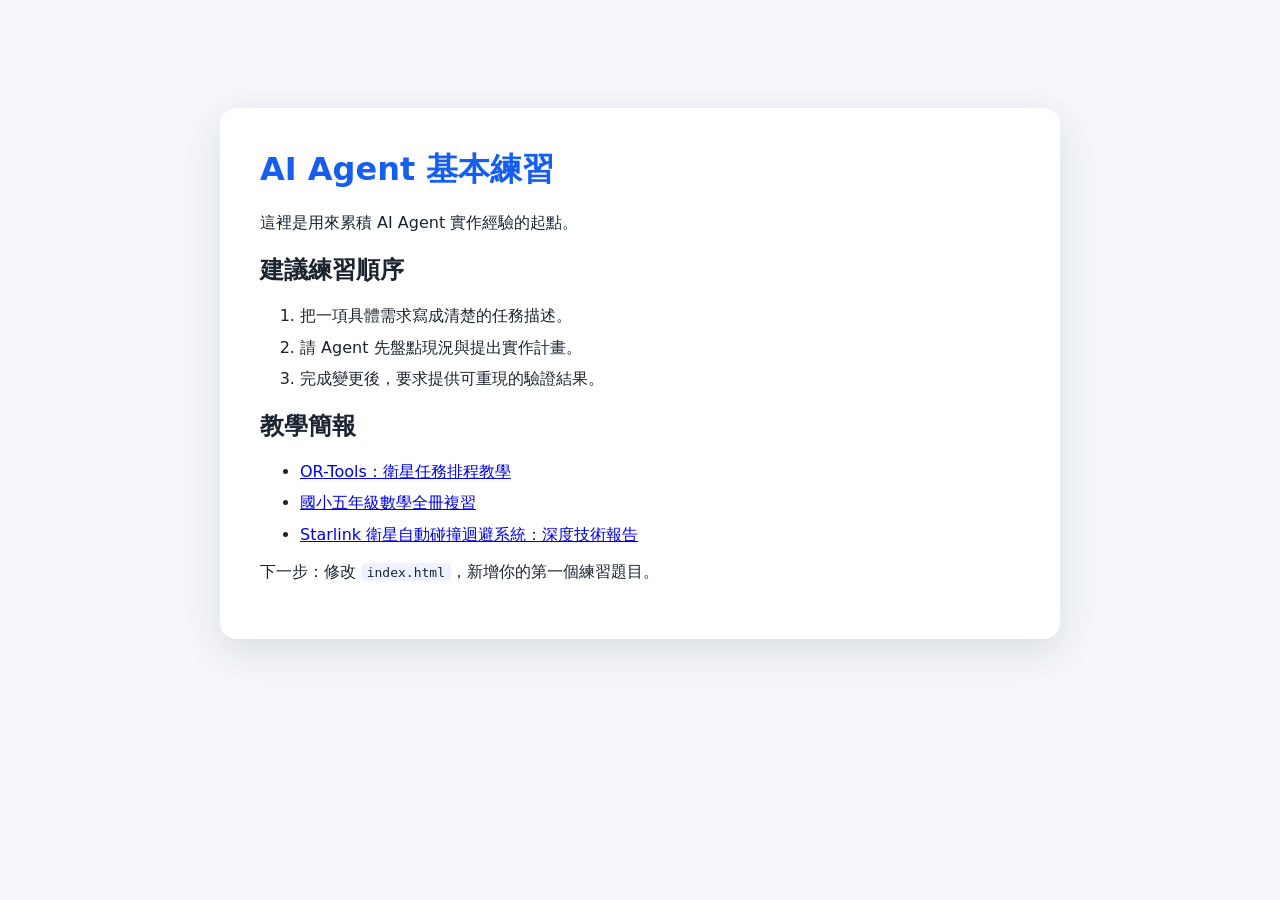
<file: index.html>
<!doctype html>
<html lang="zh-Hant">
  <head>
    <meta charset="utf-8" />
    <meta name="viewport" content="width=device-width, initial-scale=1" />
    <title>AI Agent 基本練習</title>
    <style>
      :root { color-scheme: light; font-family: system-ui, sans-serif; }
      body { margin: 0; background: #f5f7fb; color: #1b2430; }
      main { max-width: 760px; margin: 12vh auto; padding: 2.5rem; background: #fff; border-radius: 1rem; box-shadow: 0 12px 40px #1b243020; }
      h1 { margin-top: 0; color: #155eef; }
      li { margin: .65rem 0; }
      code { padding: .1rem .35rem; background: #eef2ff; border-radius: .3rem; }
    </style>
  </head>
  <body>
    <main>
      <h1>AI Agent 基本練習</h1>
      <p>這裡是用來累積 AI Agent 實作經驗的起點。</p>
      <h2>建議練習順序</h2>
      <ol>
        <li>把一項具體需求寫成清楚的任務描述。</li>
        <li>請 Agent 先盤點現況與提出實作計畫。</li>
        <li>完成變更後，要求提供可重現的驗證結果。</li>
      </ol>
      <h2>教學簡報</h2>
      <ul>
        <li><a href="OR-Tools_%E8%A1%9B%E6%98%9F%E4%BB%BB%E5%8B%99%E6%8E%92%E7%A8%8B_%E6%95%99%E5%AD%B8%E7%B0%A1%E5%A0%B1.html">OR-Tools：衛星任務排程教學</a></li>
        <li><a href="%E5%B0%8F%E5%AD%B8%E4%BA%94%E5%B9%B4%E7%B4%9A%E6%95%B8%E5%AD%B8%E5%85%A8%E5%86%8A%E8%A4%87%E7%BF%92/">國小五年級數學全冊複習</a></li>
        <li><a href="starlink_collision_avoidance.html">Starlink 衛星自動碰撞迴避系統：深度技術報告</a></li>
      </ul>
      <p>下一步：修改 <code>index.html</code>，新增你的第一個練習題目。</p>
    </main>
  </body>
</html>
</file>
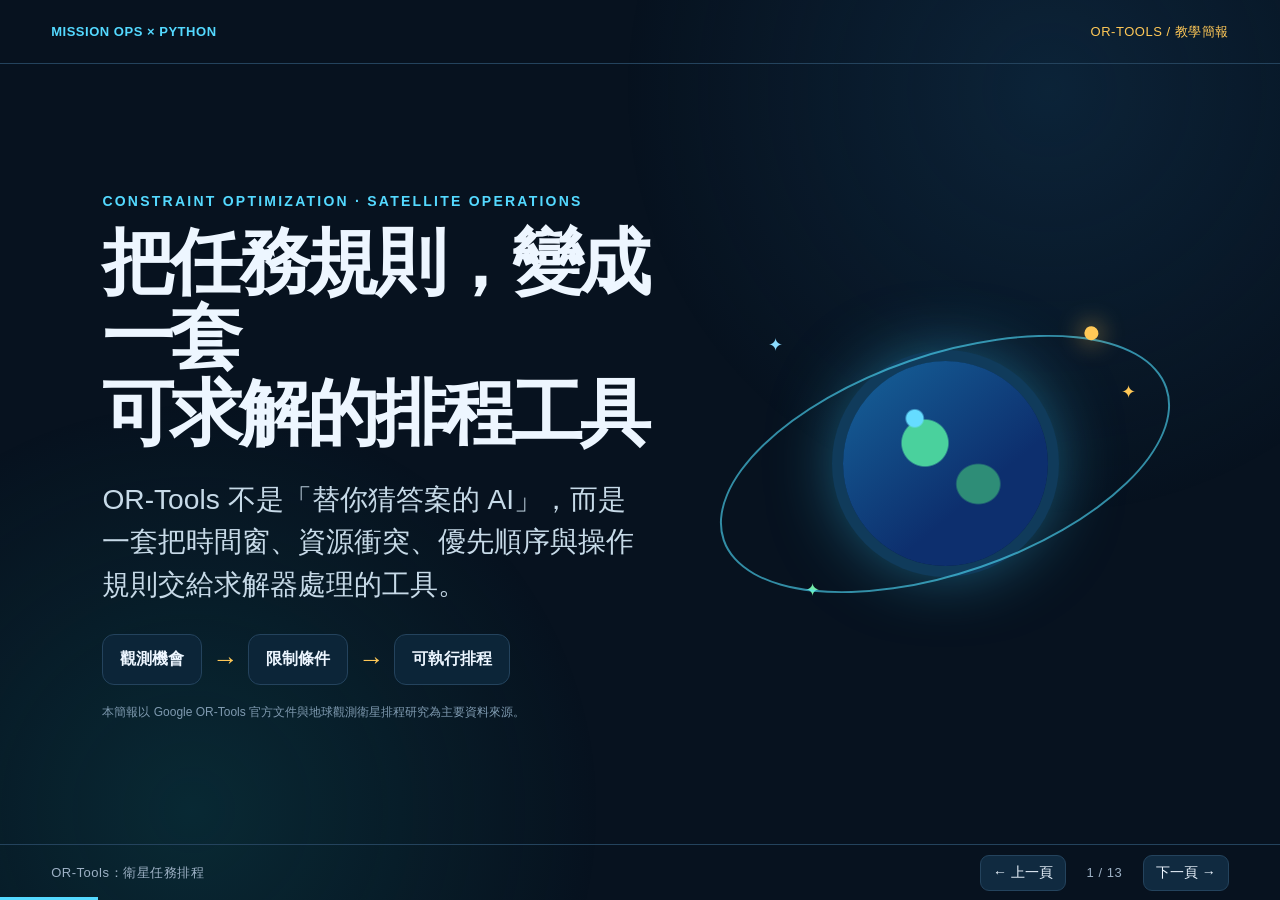
<file: OR-Tools_衛星任務排程_教學簡報.html>
<!doctype html>
<html lang="zh-Hant">
<head>
<meta charset="utf-8">
<meta name="viewport" content="width=device-width,initial-scale=1">
<title>OR-Tools：衛星任務排程教學</title>
<style>
  :root{--bg:#07121f;--panel:#0d2033;--panel2:#102a42;--ink:#edf6ff;--muted:#9db1c5;--cyan:#54d9ff;--amber:#ffc857;--red:#ff7b72;--green:#68e0a0;--line:#24435d;--shadow:0 24px 80px #0007}
  *{box-sizing:border-box} html,body{margin:0;background:var(--bg);color:var(--ink);font-family:"Aptos","Noto Sans TC","Microsoft JhengHei",sans-serif;overflow:hidden}
  body:before{content:"";position:fixed;inset:0;background:radial-gradient(circle at 82% 10%,#16466b55,transparent 32%),radial-gradient(circle at 15% 90%,#0d5c6250,transparent 30%);pointer-events:none}
  .deck{height:100vh;display:grid;grid-template-rows:64px 1fr 56px;position:relative}
  header,footer{display:flex;align-items:center;justify-content:space-between;padding:0 4vw;border-bottom:1px solid var(--line);font-size:13px;color:var(--muted);letter-spacing:.04em}
  footer{border-top:1px solid var(--line);border-bottom:0}
  header .brand{color:var(--cyan);font-weight:800} header .tag{color:var(--amber)}
  main{position:relative;overflow:hidden}.slide{position:absolute;inset:0;padding:5.2vh 8vw 3vh;display:none;overflow:auto}.slide.active{display:block;animation:in .35s ease-out}@keyframes in{from{opacity:0;transform:translateX(18px)}to{opacity:1;transform:none}}
  .eyebrow{font-size:14px;color:var(--cyan);letter-spacing:.16em;text-transform:uppercase;font-weight:800;margin-bottom:16px}.kicker{color:var(--amber);font-size:15px;font-weight:700;margin-top:20px}
  h1{font-size:clamp(38px,5.6vw,78px);line-height:1.05;margin:0 0 25px;max-width:780px;letter-spacing:-.055em}h2{font-size:clamp(30px,4vw,58px);line-height:1.05;margin:0 0 22px;letter-spacing:-.04em}h3{font-size:22px;margin:0 0 10px}p{font-size:18px;line-height:1.65;color:#d5e5f1;max-width:930px}.lead{font-size:clamp(20px,2.2vw,30px);max-width:900px;color:#c7dae8;line-height:1.5}.small{font-size:14px;color:var(--muted);line-height:1.55}.source{font-size:12px;color:#7f9ab0;margin-top:18px}.source a{color:#9bdfff}
  .grid{display:grid;gap:18px}.g2{grid-template-columns:repeat(2,minmax(0,1fr))}.g3{grid-template-columns:repeat(3,minmax(0,1fr))}.g4{grid-template-columns:repeat(4,minmax(0,1fr))}
  .card{background:linear-gradient(145deg,#10283d,#0b1c2e);border:1px solid var(--line);border-radius:18px;padding:22px;box-shadow:var(--shadow)}.card h3{color:var(--cyan)}.card p{font-size:16px;margin:7px 0 0}.num{font-size:42px;font-weight:900;color:var(--amber);line-height:1}.pill{display:inline-flex;padding:7px 11px;border-radius:99px;background:#16425c;color:var(--cyan);font-size:13px;font-weight:700;margin:4px 4px 0 0}.pill.amber{background:#56431d;color:var(--amber)}.pill.red{background:#512a2c;color:#ffaaa4}.pill.green{background:#164735;color:#8ff0b7}
  .hero{display:grid;grid-template-columns:1.08fr .92fr;gap:5vw;align-items:center;height:100%}.orbital{height:360px;position:relative;display:grid;place-items:center}.earth{width:205px;height:205px;border-radius:50%;background:radial-gradient(circle at 35% 28%,#65dcff 0 4%,transparent 5%),radial-gradient(ellipse at 40% 40%,#4ad19d 0 13%,transparent 14%),radial-gradient(ellipse at 66% 60%,#2e8d77 0 11%,transparent 12%),linear-gradient(140deg,#16639a,#0d2f6e 65%);box-shadow:0 0 0 11px #103b5b,0 0 70px #39caff88}.orbit{position:absolute;border:2px solid #51dfff99;border-radius:50%;transform:rotate(-19deg);width:470px;height:220px}.orbit:after{content:"";position:absolute;width:14px;height:14px;background:var(--amber);border-radius:50%;right:45px;top:25px;box-shadow:0 0 25px var(--amber)}.star{position:absolute;color:#8bdcff;font-size:18px}.s1{left:12%;top:14%}.s2{right:9%;top:27%;color:var(--amber)}.s3{left:20%;bottom:12%;color:#73eca8}.route{display:flex;align-items:center;gap:10px;flex-wrap:wrap;margin-top:26px}.route .box{padding:14px 17px;border:1px solid var(--line);border-radius:12px;background:#0c2538;font-weight:700}.arrow{color:var(--amber);font-size:26px}
  .flow{display:grid;grid-template-columns:repeat(5,1fr);gap:10px;align-items:stretch;margin-top:32px}.flow .step{position:relative;background:#0d2438;border:1px solid var(--line);border-radius:15px;padding:18px 15px}.flow .step:not(:last-child):after{content:"→";position:absolute;right:-18px;top:39%;color:var(--amber);font-size:24px;z-index:2}.step b{display:block;color:var(--amber);font-size:13px;letter-spacing:.08em;margin-bottom:10px}.step strong{font-size:19px;display:block;margin-bottom:8px}.step span{font-size:14px;color:var(--muted);line-height:1.5}
  .constraint{border-left:4px solid var(--cyan);padding:13px 17px;margin:10px 0;background:#0c2337;border-radius:0 12px 12px 0;font-size:17px}.constraint b{color:var(--cyan)}
  table{width:100%;border-collapse:collapse;background:#0b1e30;border:1px solid var(--line);border-radius:14px;overflow:hidden;font-size:15px}th,td{padding:12px 14px;border-bottom:1px solid var(--line);text-align:left}th{color:var(--amber);background:#102b42}tr:last-child td{border-bottom:0}.yes{color:var(--green);font-weight:800}.no{color:var(--red);font-weight:800}
  pre{background:#06111d;border:1px solid #25445e;border-radius:16px;padding:20px;overflow:auto;color:#d9f5ff;font:13px/1.58 "Cascadia Code","Consolas",monospace;box-shadow:inset 0 0 30px #0005}.kw{color:#ff9bd2}.fn{color:#71dcff}.cm{color:#7593a8}.str{color:#ffd17b}.code-caption{font-size:13px;color:var(--muted);margin:0 0 8px}
  .timeline{margin-top:25px;border:1px solid var(--line);border-radius:16px;padding:20px;background:#0b1d2e}.axis{display:grid;grid-template-columns:repeat(7,1fr);color:var(--muted);font-size:12px;margin-left:130px}.lane{display:grid;grid-template-columns:120px 1fr;align-items:center;margin:13px 0}.lane label{font-weight:700;color:#c6dbea}.bararea{height:34px;position:relative;background:repeating-linear-gradient(90deg,#122d43 0,#122d43 calc(16.666% - 1px),#1b4059 calc(16.666% - 1px),#1b4059 16.666%);border-radius:8px}.bar{position:absolute;height:34px;border-radius:8px;display:grid;place-items:center;font-size:12px;font-weight:800;color:#04111b}.b1{left:0;width:16.66%;background:var(--cyan)}.b2{left:33.33%;width:16.66%;background:var(--amber)}.b3{left:50%;width:16.66%;background:var(--green)}.b4{left:66.66%;width:16.66%;background:#c49bff}
  .bigquote{font-size:clamp(30px,4.5vw,65px);font-weight:900;line-height:1.08;letter-spacing:-.045em;max-width:1000px}.bigquote em{font-style:normal;color:var(--amber)}
  .callout{padding:20px 24px;border-radius:18px;border:1px solid #7d642b;background:linear-gradient(120deg,#3c321b,#221e18);margin-top:20px}.callout strong{color:var(--amber)}
  .checklist{display:grid;gap:11px;margin-top:18px}.checklist div{padding:13px 16px;background:#0d263b;border:1px solid var(--line);border-radius:12px;font-size:17px}.checklist div:before{content:"✓";color:var(--green);font-weight:900;margin-right:10px}
  .controls{display:flex;align-items:center;gap:11px}.controls button{border:1px solid var(--line);background:#102a40;color:var(--ink);border-radius:9px;padding:8px 12px;cursor:pointer;font-size:14px}.controls button:hover{border-color:var(--cyan);color:var(--cyan)}#count{min-width:55px;text-align:center}.progress{position:absolute;left:0;bottom:0;height:3px;background:var(--cyan);width:0;transition:width .25s}
  @media(max-width:900px){.hero,.g2{grid-template-columns:1fr}.orbital{height:250px;order:-1}.earth{width:145px;height:145px}.orbit{width:340px;height:170px}.flow{grid-template-columns:1fr}.flow .step:not(:last-child):after{content:"↓";right:48%;top:auto;bottom:-23px}.slide{padding:4vh 6vw 2vh}.g3,.g4{grid-template-columns:1fr 1fr}.timeline{overflow:auto;min-width:650px}}
</style>
</head>
<body>
<div class="deck">
<header><div class="brand">MISSION OPS × PYTHON</div><div class="tag">OR-TOOLS / 教學簡報</div></header>
<main>
<section class="slide active">
  <div class="hero"><div><div class="eyebrow">Constraint Optimization · Satellite Operations</div><h1>把任務規則，變成一套<br>可求解的排程工具</h1><p class="lead">OR-Tools 不是「替你猜答案的 AI」，而是一套把時間窗、資源衝突、優先順序與操作規則交給求解器處理的工具。</p><div class="route"><span class="box">觀測機會</span><span class="arrow">→</span><span class="box">限制條件</span><span class="arrow">→</span><span class="box">可執行排程</span></div><p class="source">本簡報以 Google OR-Tools 官方文件與地球觀測衛星排程研究為主要資料來源。</p></div><div class="orbital"><span class="star s1">✦</span><span class="star s2">✦</span><span class="star s3">✦</span><div class="orbit"></div><div class="earth"></div></div></div>
</section>
<section class="slide">
  <div class="eyebrow">01 / Learning map</div><h2>您應該瞭解的三件事</h2>
  <p class="lead">OR-Tools 是 Google 開源的最佳化工具箱，用來在許多方案中(Sentinel-2A、EnduroSat)，找出符合限制且足夠好的決策。</p>
  <div class="grid g3" style="margin-top:34px"><div class="card"><div class="num">01</div><h3>它在解什麼問題？</h3><p>理解「候選方案很多，但每個方案都要遵守規則」的排程本質。</p></div><div class="card"><div class="num">02</div><h3>模型怎麼寫？</h3><p>把操作語言翻成三種元素：決策變數、限制條件、目標函數。</p></div><div class="card"><div class="num">03</div><h3>怎麼接到衛星任務？</h3><p>從可見窗口開始，接上資源衝突、優先任務與排程驗證。</p></div></div>
  <div class="kicker">核心觀念</div><p class="bigquote">求解器不會替你定義任務規則；<em>它會忠實地執行你寫進去的規則。</em></p>
</section>
<section class="slide">
  <div class="eyebrow">02 / Why scheduling is hard</div><h2>排程之所以讓人頭痛，正是因為它本質上是一個<strong>在高度約束下的動態資源分配問題</strong>。</h2>
  <div class="flow"><div class="step"><b>INPUT 01</b><strong>任務需求</strong><span>目標、優先級、持續時間、截止時間</span></div><div class="step"><b>INPUT 02</b><strong>可見窗口</strong><span>衛星能看見目標的時間區段</span></div><div class="step"><b>INPUT 03</b><strong>有限資源</strong><span>姿態、能源、記憶體、天線、下傳鏈路</span></div><div class="step"><b>RULES</b><strong>不能衝突</strong><span>同一時間不能做兩件互斥的事</span></div><div class="step"><b>GOAL</b><strong>取捨</strong><span>在可執行前提下最大化任務價值</span></div></div>
  <div class="callout"><strong>指揮官視角：</strong>「今天拍最多張」不一定是好答案；好答案是能在能源、姿態、下傳與時限都合規時，完成最有價值的任務。</div>
  <p class="source">Google 將 scheduling 定義為：在特定時間把資源分配給任務；CP 適合處理大量異質限制條件。<a href="https://developers.google.com/optimization/cp" target="_blank">官方說明</a></p>
</section>
<section class="slide">
  <div class="eyebrow">03 / What is OR-Tools?</div><h2>OR-Tools 是一個「最佳化工具箱」</h2>
  <div class="grid g2" style="margin-top:22px"><div class="card"><h3>OR = Operations Research</h3><p>把有限資源分配到許多可能方案中，尋找最佳或足夠好的決策。</p><div style="margin-top:16px"><span class="pill">Scheduling</span><span class="pill">Routing</span><span class="pill">Packing</span><span class="pill">Assignment</span></div></div><div class="card"><h3>Python 只是建模語言</h3><p>您用 Python 描述問題；真正搜尋解答的是 CP-SAT、MIP、流量或路由等求解器。</p><div style="margin-top:16px"><span class="pill green">Model</span><span class="arrow">→</span><span class="pill amber">Solver</span><span class="arrow">→</span><span class="pill">Solution</span></div></div></div>
  <div class="grid g3" style="margin-top:18px"><div class="card"><h3>CP-SAT</h3><p>CP-SAT（Constraint Programming - Satisfiability）是一個套件（Software Library），也是一個求解器引擎（Solver Engine）。適合布林決策、時間區間、互斥與複雜規則，是本文主角。</p></div><div class="card"><h3>MIP</h3><p>MIP（Mixed-Integer Programming，混合整數規劃）適合線性與混合整數模型；連續量與成本模型常見。</p></div><div class="card"><h3>Solver 控制</h3><p>可設定時間上限，取得最佳解、可行解或在時限內最好的解。</p></div></div>
  <p class="source"><a href="https://developers.google.com/optimization" target="_blank">Google OR-Tools 官方總覽</a>｜<a href="https://developers.google.com/optimization/introduction/python" target="_blank">Python 入門</a></p>
</section>
<section class="slide">
  <div class="eyebrow">04 / The mental model</div><h2>把一個排程問題拆成三層</h2>
  <div class="grid g3" style="margin-top:30px"><div class="card" style="border-top:4px solid var(--cyan)"><div class="num">A</div><h3>決策變數</h3><p>電腦要替我們決定什麼？例如：任務是否執行、何時開始、分配哪些資源。</p><div class="constraint"><b>衛星例子：</b>觀測 A 是否選取？開始時間是多少？</div></div><div class="card" style="border-top:4px solid var(--amber)"><div class="num">B</div><h3>限制條件</h3><p>什麼事情不可以發生？例如：時間窗外不可執行、同一資源不可重疊。</p><div class="constraint"><b>衛星例子：</b>姿態機動完成前不能拍攝。</div></div><div class="card" style="border-top:4px solid var(--green)"><div class="num">C</div><h3>目標函數</h3><p>在所有可行答案中，想讓什麼最大或最小？</p><div class="constraint"><b>衛星例子：</b>最大化任務價值，或最小化延遲與燃料成本。</div></div></div>
  <p class="bigquote" style="margin-top:34px">先求「做得到」，再談「哪一個最好」。</p>
</section>
<section class="slide">
  <div class="eyebrow">05 / Satellite case</div><h2>從三個觀測任務開始：哪一組能排進去？</h2>
  <div class="grid g2" style="margin-top:24px"><div><table><thead><tr><th>任務</th><th>可執行窗口</th><th>持續</th><th>價值</th></tr></thead><tbody><tr><td>災害區 A</td><td>01:00–03:00</td><td>30 分</td><td class="yes">100</td></tr><tr><td>海岸線 B</td><td>02:00–05:00</td><td>45 分</td><td class="yes">70</td></tr><tr><td>雲量監測 C</td><td>04:00–06:00</td><td>30 分</td><td class="yes">45</td></tr></tbody></table><p class="small">假設：三個任務共享同一個遙測酬載；同一時間只能執行一個任務。</p></div><div><div class="constraint"><b>限制 1：</b>任務只能在自己的可見窗口內執行。</div><div class="constraint"><b>限制 2：</b>同一酬載的任務不可重疊。</div><div class="constraint"><b>限制 3：</b>任務可選做，不必全部接受。</div><div class="constraint"><b>目標：</b>最大化總任務價值。</div></div></div>
  <div class="kicker">指揮判讀</div><p>人眼可以處理三個任務；當任務、衛星、資源、窗口增多後，人工容易漏掉衝突，模型則能把規則固定下來反覆重算。</p>
</section>
<section class="slide">
  <div class="eyebrow">06 / Python model</div><h2>程式的核心不是「寫很多行」，而是把規則寫對。</h2>
  <div class="grid g2" style="margin-top:20px"><div><p class="code-caption">概念版：每個任務是一個可選的時間區間</p><pre><span class="kw">from</span> ortools.sat.python <span class="kw">import</span> cp_model

model = cp_model.CpModel()
horizon = 360
intervals = []
selected = {}

<span class="kw">for</span> name, window, duration, score <span class="kw">in</span> tasks:
    start = model.new_int_var(
        window[0], window[1] - duration, name + <span class="str">"_start"</span>)
    end = model.new_int_var(0, horizon, name + <span class="str">"_end"</span>)
    use = model.new_bool_var(name + <span class="str">"_selected"</span>)
    interval = model.new_optional_interval_var(
        start, duration, end, use, name)
    intervals.append(interval)
    selected[name] = use

model.add_no_overlap(intervals)
model.maximize(sum(score * selected[name]
                   <span class="kw">for</span> name, score <span class="kw">in</span> values))</pre></div><div><h3>把程式翻回操作語言</h3><div class="checklist"><div><b>new_bool_var</b>：這個任務要不要做？</div><div><b>interval</b>：任務從哪時開始、持續多久？</div><div><b>optional</b>：可選任務；不是每個請求都必須接受。</div><div><b>add_no_overlap</b>：同一酬載不能同時執行兩個任務。</div><div><b>maximize</b>：優先選擇總價值高的組合。</div></div><div class="callout"><strong>重點：</strong>OR-Tools 不會自動知道「姿態、電量、熱控」；這些必須由任務專家轉成模型規則。</div></div></div>
  <p class="source">語法對應 CP-SAT scheduling 的 interval、optional interval 與 no-overlap。<a href="https://github.com/google/or-tools/blob/stable/ortools/sat/docs/scheduling.md" target="_blank">官方 scheduling recipes</a></p>
</section>
<section class="slide">
  <div class="eyebrow">07 / A possible solution</div><h2>求解結果是一張「可檢查的任務時間線」</h2>
  <div class="timeline"><div class="axis"><span>01:00</span><span>02:00</span><span>03:00</span><span>04:00</span><span>05:00</span><span>06:00</span><span>07:00</span></div><div class="lane"><label>酬載 / A</label><div class="bararea"><div class="bar b1">災害區 A · 100</div></div></div><div class="lane"><label>酬載 / B</label><div class="bararea"><div class="bar b2">海岸線 B · 70</div></div></div><div class="lane"><label>酬載 / C</label><div class="bararea"><div class="bar b3">雲量 C · 45</div></div></div><div class="lane"><label>地面站</label><div class="bararea"><div class="bar b4">下傳窗口</div></div></div></div>
  <div class="grid g3" style="margin-top:22px"><div class="card"><h3 class="yes">可行</h3><p>每個任務都在窗口內，酬載沒有重疊。</p></div><div class="card"><h3>可解釋</h3><p>每個選擇都能回溯到任務價值與限制條件。</p></div><div class="card"><h3>可重算</h3><p>若 A 延遲或地面站故障，可帶入新條件重新求解。</p></div></div>
  <p class="small" style="margin-top:18px">示意圖不是實際衛星資料；它用來說明 OR-Tools 的輸出型態。</p>
</section>
<section class="slide">
  <div class="eyebrow">08 / Mission operations architecture</div><h2>OR-Tools 放在「決策支援層」。</h2>
  <div class="flow"><div class="step"><b>01 · DATA</b><strong>軌道與窗口</strong><span>Skyfield、Orekit 或任務系統產生可見性資料</span></div><div class="step"><b>02 · MODEL</b><strong>候選任務</strong><span>把目標、時長、姿態與資源需求整理成資料</span></div><div class="step"><b>03 · SOLVE</b><strong>OR-Tools</strong><span>在限制條件下選擇與排序任務</span></div><div class="step"><b>04 · VERIFY</b><strong>規則檢查</strong><span>再次驗證電量、記憶體、下傳與命令格式</span></div><div class="step"><b>05 · RELEASE</b><strong>人工核准</strong><span>通過任務規範與值班程序後，才進入命令流程</span></div></div>
  <div class="callout"><strong>操作邊界：</strong>求解器得到的是「模型下的解」。模型不完整、資料過期或單位／座標錯誤時，最佳解仍可能不是安全解。</div>
</section>
<section class="slide">
  <div class="eyebrow">09 / How to grow the model</div><h2>從「排三個任務」逐步長成「任務排程器」</h2>
  <div class="grid g4" style="margin-top:28px"><div class="card"><div class="num">1</div><h3>時間窗</h3><p>只能在可見時間內觀測。</p></div><div class="card"><div class="num">2</div><h3>資源</h3><p>天線、酬載、電量、記憶體與下傳容量。</p></div><div class="card"><div class="num">3</div><h3>任務鏈</h3><p>機動 → 穩定 → 拍攝 → 儲存 → 下傳。</p></div><div class="card"><div class="num">4</div><h3>不確定性</h3><p>雲量、延遲、故障與滾動重排。</p></div></div>
  <div class="kicker">模型演進順序</div><div class="route"><span class="box">可行性</span><span class="arrow">→</span><span class="box">價值最佳化</span><span class="arrow">→</span><span class="box">多資源協同</span><span class="arrow">→</span><span class="box">滾動重排</span><span class="arrow">→</span><span class="box">程序驗證</span></div>
  <p class="source">Google 的 job-shop 範例以 precedence 與 no-overlap 描述任務順序及資源互斥，這正是衛星任務鏈可借用的建模思路。<a href="https://developers.google.com/optimization/scheduling/job_shop" target="_blank">官方案例</a></p>
</section>
<section class="slide">
  <div class="eyebrow">10 / Near-real-time architecture</div><h2>近即時排程靠「凍結、重排、預測」三段時界</h2>
  <div class="grid g3" style="margin-top:26px"><div class="card"><div class="num">01</div><h3>凍結時域</h3><p>已下發或進入不可逆姿態調整的任務固定，不再參與重排。</p></div><div class="card"><div class="num">02</div><h3>執行與重排時域</h3><p>新任務、遙測異常或資源更新到來時，CP-SAT 只在這段做增量求解。</p></div><div class="card"><div class="num">03</div><h3>預測時域</h3><p>用後續軌道與地面站窗口提供資源趨勢，不直接細排當前任務。</p></div></div>
  <div class="flow" style="margin-top:22px"><div class="step"><b>01 · INPUT</b><strong>請求與遙測</strong><span>收集緊急插單、任務池與衛星狀態。</span></div><div class="step"><b>02 · GEOMETRY</b><strong>幾何窗口</strong><span>計算觀測窗口與地面站通訊窗口。</span></div><div class="step"><b>03 · MODEL</b><strong>增量模型</strong><span>注入上一版排程與新的資源邊界。</span></div><div class="step"><b>04 · SOLVE</b><strong>CP-SAT</strong><span>在時間上限內回傳目前最好的可行解。</span></div><div class="step"><b>05 · VERIFY</b><strong>驗證與命令</strong><span>通過二次檢查後，才進入命令流程。</span></div></div>
  <div class="callout"><strong>建模對應：</strong>OptionalIntervalVar 表達可選任務，AddNoOverlap 管理互斥，Reservoir 管理 SSR／電量動態，AddHint 繼承上一版解以加速重排。</div>
</section>
<section class="slide">
  <div class="eyebrow">11 / Takeaway</div><h2>把 OR-Tools 記成一句話</h2>
  <p class="bigquote">您提供任務、資源、限制與價值；<em>它替您搜尋可行且更好的組合。</em></p>
  <div class="grid g3" style="margin-top:38px"><div class="card"><h3>先從小模型開始</h3><p>三個任務、一個酬載、一個時間窗，先驗證規則與輸出。</p></div><div class="card"><h3>每加一條規則就測試</h3><p>避免把多個未驗證的操作假設一次塞進模型。</p></div><div class="card"><h3>用實際流程包住求解器</h3><p>資料更新、獨立驗證、人工核准與命令釋出不可省略。</p></div></div>
  <div class="kicker">下一個實作題目</div><p>建立一個「單衛星、兩個地面站、五個遙測請求」的 CP-SAT 排程模型，輸出甘特圖與未排入任務清單。</p>
</section>
<section class="slide">
  <div class="eyebrow">12 / References</div><h2>資料來源與延伸閱讀</h2>
  <div class="grid g2" style="margin-top:24px"><div class="card"><h3>OR-Tools 官方資料</h3><p><a href="https://developers.google.com/optimization" target="_blank">OR-Tools 總覽</a><br><a href="https://developers.google.com/optimization/cp" target="_blank">Constraint Optimization</a><br><a href="https://developers.google.com/optimization/scheduling" target="_blank">Scheduling Overview</a><br><a href="https://developers.google.com/optimization/scheduling/job_shop" target="_blank">Job Shop Problem</a><br><a href="https://github.com/google/or-tools/blob/stable/ortools/sat/docs/scheduling.md" target="_blank">CP-SAT Scheduling Recipes</a></p></div><div class="card"><h3>衛星排程延伸資料</h3><p><a href="https://github.com/AlexVasegaard/EOS" target="_blank">EOSpython：地球觀測衛星排程</a><br><a href="https://arxiv.org/abs/2410.13462" target="_blank">EOSpython 研究論文</a><br><a href="https://github.com/EarthObservationSimulator/orbitpy" target="_blank">OrbitPy：軌道與覆蓋計算</a><br><a href="https://arxiv.org/abs/2604.13283" target="_blank">未知操作限制下的 EO 衛星排程研究</a></p></div></div>
  <p class="source">查詢日期：2026-09-13。資料連結僅供閱讀與後續評估；本簡報製作過程未下載或安裝上述工具。</p>
</section>
</main>
<footer><div id="title">OR-Tools：衛星任務排程</div><div class="controls"><button id="prev">← 上一頁</button><span id="count">1 / 13</span><button id="next">下一頁 →</button></div><div class="progress" id="progress"></div></footer>
</div>
<script>
const slides=[...document.querySelectorAll('.slide')], count=document.querySelector('#count'), progress=document.querySelector('#progress'); let index=0;
function show(i){index=(i+slides.length)%slides.length;slides.forEach((s,n)=>s.classList.toggle('active',n===index));count.textContent=`${index+1} / ${slides.length}`;progress.style.width=`${(index+1)/slides.length*100}%`;document.querySelector('main').scrollTop=0}
document.querySelector('#prev').onclick=()=>show(index-1);document.querySelector('#next').onclick=()=>show(index+1);document.addEventListener('keydown',e=>{if(['ArrowRight','PageDown',' '].includes(e.key)){e.preventDefault();show(index+1)}if(['ArrowLeft','PageUp'].includes(e.key)){e.preventDefault();show(index-1)}if(e.key==='Home')show(0);if(e.key==='End')show(slides.length-1)});show(0);
</script>
</body>
</html>
</file>
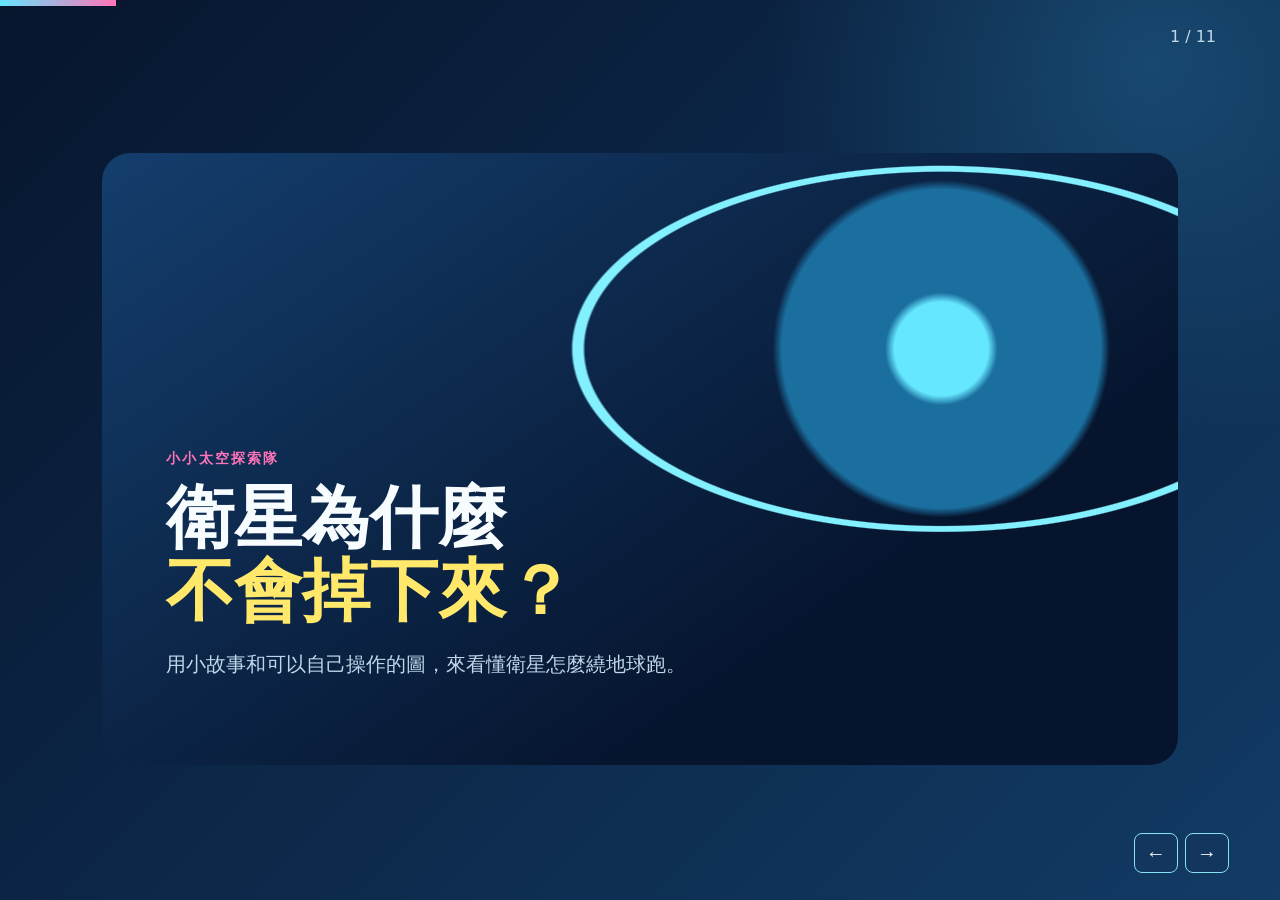
<file: 衛星軌道分析師全攻略.html>
<!doctype html><html lang="zh-Hant"><head><meta charset="utf-8"><meta name="viewport" content="width=device-width,initial-scale=1"><title>衛星軌道小小探索隊</title><style>
:root{--b:#07152d;--c:#64e6ff;--p:#ff74b7;--y:#ffe86a;--w:#f7fcff;--m:#bfd7e9}*{box-sizing:border-box}body{margin:0;background:var(--b);color:var(--w);font-family:"Microsoft JhengHei",system-ui,sans-serif;overflow:hidden}#bar{position:fixed;top:0;left:0;height:6px;background:linear-gradient(90deg,var(--c),var(--p));z-index:9;transition:.3s}#meta{position:fixed;right:5vw;top:3vh;color:var(--m);z-index:10}.s{position:absolute;inset:0;padding:9vh 8vw 7vh;display:flex;align-items:center;opacity:0;pointer-events:none;transition:.4s;overflow:auto;background:radial-gradient(circle at 90% 7%,#246a9777,transparent 27%),linear-gradient(135deg,#07152d,#123b65)}.s.on{opacity:1;pointer-events:auto}.in{width:min(1200px,100%);margin:auto}.k{color:var(--p);letter-spacing:.15em;font-weight:800;font-size:14px}.h{font-size:clamp(39px,5.3vw,76px);line-height:1.08;margin:13px 0 22px}.l{font-size:clamp(17px,1.55vw,22px);line-height:1.6;color:var(--m);max-width:850px}.hi{color:var(--y)}.hero{min-height:68vh;border-radius:28px;padding:5vw;display:flex;align-items:end;background:radial-gradient(circle at 78% 32%,#65e7ff 0 5%,#1b6f9f 6% 17%,transparent 18%),radial-gradient(ellipse at 78% 32%,transparent 0 30%,#83f0ff 30.2% 31%,transparent 31.2%),linear-gradient(145deg,#143e6d,#06142d 73%)}.g{display:grid;gap:18px}.g2{grid-template-columns:repeat(2,1fr)}.g3{grid-template-columns:repeat(3,1fr)}.card{padding:21px;border-radius:18px;border:1px solid #76e0f544;background:#0b294bdd}.card h3{margin:0 0 9px;color:var(--c);font-size:23px}.card p{line-height:1.55}.tap,button{cursor:pointer;transition:.2s}.tap:hover,button:hover{transform:translateY(-4px);border-color:var(--y)}.split{display:grid;grid-template-columns:1fr 1fr;gap:40px;align-items:center}.earth{width:230px;height:230px;margin:auto;border-radius:50%;background:radial-gradient(circle at 33% 27%,#9df3ff,#2d85cb 48%,#123578);box-shadow:0 0 65px #53dfff77}.box{padding:12px;border-radius:20px;background:#061832;border:1px solid #74e8ff44}.box canvas{width:100%;display:block;background:#05162d;border-radius:12px}input{width:100%;accent-color:var(--p)}label{display:block;color:var(--y);font-weight:bold;margin:12px 0 7px}#read,#answer{min-height:30px;margin-top:12px;color:var(--y);font-size:19px;font-weight:bold}table{width:100%;border-collapse:collapse;font-size:clamp(15px,1.45vw,20px)}th,td{padding:12px;text-align:left;border-bottom:1px solid #77e1f444}th{color:var(--y);cursor:pointer}.choice{width:100%;min-height:130px;padding:17px;border-radius:15px;border:1px solid #75dff455;text-align:left;background:#123960;color:white;font:inherit}.flow{display:grid;grid-template-columns:repeat(4,1fr);gap:12px}.step{padding:17px;border-radius:15px;border-top:4px solid var(--c);background:#10365e;line-height:1.5}.step b{font-size:24px;color:var(--y)}.ctl{position:fixed;right:4vw;bottom:3vh;z-index:11}.ctl button{width:44px;height:40px;margin-left:7px;border-radius:8px;border:1px solid #89e1f2;background:#12365d;color:white;font-size:20px}@media(max-width:750px){.s{padding:8vh 6vw}.g2,.g3,.split,.flow{grid-template-columns:1fr}.earth{width:145px;height:145px}}</style></head><body><div id="bar"></div><div id="meta"></div><main>
<section class="s on"><div class="in"><div class="hero"><div><div class="k">小小太空探索隊</div><h1 class="h">衛星為什麼<br><span class="hi">不會掉下來？</span></h1><p class="l">用小故事和可以自己操作的圖，來看懂衛星怎麼繞地球跑。</p></div></div></div></section>
<section class="s"><div class="in"><div class="k">先想一想</div><h2 class="h">把球丟得<span class="hi">很快很快</span>，會怎麼樣？</h2><p class="l">地球一直拉它往下；球又跑得夠快。每次要掉下來時，地球表面都剛好彎走了。它一直掉、一直繞，卻沒有撞到地面。</p><div class="g g3"><div class="card"><h3>慢慢丟</h3><p>很快落地。</p></div><div class="card"><h3>用力丟</h3><p>飛得更遠才落地。</p></div><div class="card"><h3>超快地丟</h3><p>一直錯過地面：就是軌道！</p></div></div></div></section>
<section class="s"><div class="in split"><div><div class="earth"></div></div><div><div class="k">重力的工作</div><h2 class="h">衛星其實一直在<span class="hi">下落</span></h2><p class="l">重力像看不見的繩子，把衛星往地球拉；衛星又跑得很快，所以路徑被彎成一個大圈。</p><div class="card"><h3>生活比喻</h3><p>像騎腳踏車繞操場：你一直往前騎，跑道讓你一直轉彎。重力就是讓衛星轉彎的原因。</p></div></div></div></section>
<section class="s"><div class="in"><div class="k">選太空住址</div><h2 class="h">衛星要飛多高？</h2><p class="l">點選卡片，看三種常見軌道。</p><div class="g g3"><div class="card tap" onclick="go(4)"><h3>LEO 低空</h3><p>像低樓層看窗外。拍得清楚，但一下就飛過去。</p></div><div class="card tap" onclick="go(5)"><h3>MEO 中空</h3><p>像高樓，看得比較遠。導航衛星常住這裡。</p></div><div class="card tap" onclick="go(6)"><h3>GEO 高空</h3><p>像超高瞭望台，看起來好像固定在天空。</p></div></div></div></section>
<section class="s"><div class="in split"><div class="box"><canvas id="orbit" width="700" height="390"></canvas><label for="speed">拉動：讓衛星往前飛快一點或慢一點</label><input id="speed" type="range" min="1" max="100" value="55"><div id="read"></div></div><div><div class="k">自己動手玩</div><h2 class="h">快一點？<br>慢一點？</h2><p class="l">這是幫你看見想法的小模型，不是真正的飛行計算。</p><div class="card"><p><b>太慢：</b>可能掉回地球。<br><b>剛剛好：</b>繞成圈。<br><b>快一點：</b>軌道變大、變長。</p></div></div></div></section>
<section class="s"><div class="in"><div class="k">LEO · 低地球軌道</div><h2 class="h">天空中的<span class="hi">快速小火車</span></h2><div class="g g2"><div class="card"><p>離地球很近，跑一圈大約一個半小時。拍照清楚，但是很快就飛走了。</p><p>拍地球・太空站・通訊</p></div><div class="box"><canvas id="leo" width="600" height="300"></canvas><p class="l">按一下圖：看下一圈會飛過哪裡。</p></div></div></div></section>
<section class="s"><div class="in"><div class="k">飛更高</div><h2 class="h">MEO 與 GEO</h2><div class="g g2"><div class="card"><h3>MEO：高山瞭望台</h3><p>高一點，一顆衛星能看見更大地方。GPS 幫手機找路。</p></div><div class="card"><h3>GEO：固定天空座位</h3><p>繞一圈和地球自轉一圈一樣，看起來像待在同一個方向。適合氣象和通訊。</p></div></div></div></section>
<section class="s"><div class="in"><div class="k">點欄位可排序</div><h2 class="h">三種太空住址</h2><table><thead><tr><th onclick="sortTable(0)">住址 ⇅</th><th onclick="sortTable(1)">離地球 ⇅</th><th onclick="sortTable(2)">像什麼？ ⇅</th><th>任務</th></tr></thead><tbody id="rows"><tr><td>LEO</td><td data-n="600">近</td><td>快速小火車</td><td>拍照</td></tr><tr><td>MEO</td><td data-n="20000">中間</td><td>高山瞭望台</td><td>導航</td></tr><tr><td>GEO</td><td data-n="35786">很遠</td><td>固定天空座位</td><td>氣象、通訊</td></tr></tbody></table><p class="l">沒有哪種最好，只有最適合工作的那一種。</p></div></section>
<section class="s"><div class="in"><div class="k">小小任務指揮官</div><h2 class="h">你會選哪種？</h2><div class="g g3"><button class="choice" onclick="say('選 GEO：它看起來固定，適合一直看雲和颱風。')"><b>一直看颱風</b><br>同一個地方不要離開</button><button class="choice" onclick="say('選 LEO：它離地球近，像把相機拿得更靠近。')"><b>拍清楚農田</b><br>希望照片細節多</button><button class="choice" onclick="say('選 MEO：高一點，一顆衛星可服務很大的地方。')"><b>幫手機找路</b><br>很多地方要收到訊號</button></div><div id="answer"></div></div></section>
<section class="s"><div class="in"><div class="k">真正的分析師</div><h2 class="h">每天在看什麼？</h2><div class="flow"><div class="step"><b>1</b><br>現在在哪？</div><div class="step"><b>2</b><br>下一刻到哪？</div><div class="step"><b>3</b><br>會不會靠太近？</div><div class="step"><b>4</b><br>要不要改方向？</div></div><p class="l">三樣工具：地圖（在哪裡）、時鐘（什麼時候）、尺（距離多遠）。</p></div></section>
<section class="s"><div class="in"><div class="k">你學會了</div><h2 class="h">記住三句話</h2><div class="g g3"><div class="card"><h3>重力在拉</h3><p>所以路會彎。</p></div><div class="card"><h3>速度在跑</h3><p>剛剛好，就繞地球。</p></div><div class="card"><h3>任務來選</h3><p>想拍近？想看久？住址不一樣。</p></div></div><p class="l">按 ← 回去玩「快一點？慢一點？」；互動圖是教學簡化模型，不能用來預報真實衛星。</p></div></section>
</main><div class="ctl"><button onclick="go(i-1)">←</button><button onclick="go(i+1)">→</button></div><script>
const slides=[...document.querySelectorAll('.s')],bar=document.getElementById('bar'),meta=document.getElementById('meta'),speed=document.getElementById('speed'),read=document.getElementById('read'),orbit=document.getElementById('orbit'),leo=document.getElementById('leo'),rows=document.getElementById('rows'),answer=document.getElementById('answer');let i=0,order=1,turn=0;function go(n){i=(n+slides.length)%slides.length;slides.forEach((x,j)=>x.classList.toggle('on',j===i));bar.style.width=((i+1)/slides.length*100)+'%';meta.textContent=(i+1)+' / '+slides.length;draw();location.hash=i+1}document.addEventListener('keydown',e=>{if(['ArrowRight',' ','PageDown'].includes(e.key)){e.preventDefault();go(i+1)}if(['ArrowLeft','PageUp'].includes(e.key)){e.preventDefault();go(i-1)}});function earth(g,x,y,r){g.fillStyle='#2d85cb';g.beginPath();g.arc(x,y,r,0,7);g.fill();g.fillStyle='#fff';g.font='bold 15px sans-serif';g.textAlign='center';g.fillText('地球',x,y+5)}function draw(){if(orbit){const g=orbit.getContext('2d'),v=+speed.value,w=orbit.width,h=orbit.height,rx=Math.max(90,150+(v-55)*2.5),ry=Math.max(70,115+(v-55));g.clearRect(0,0,w,h);earth(g,w*.4,h*.52,68);g.strokeStyle=v<38?'#ff9a8d':v>72?'#ffe86a':'#64e6ff';g.lineWidth=5;g.beginPath();g.ellipse(w*.4,h*.52,rx,ry,0,0,7);g.stroke();g.fillStyle='#ff74b7';g.beginPath();g.arc(w*.4+rx*.7,h*.52-ry*.7,9,0,7);g.fill();read.textContent=v<38?'太慢：可能掉回地球':v>72?'快一點：軌道變大、變長':'剛剛好：繞地球跑'}if(leo){const g=leo.getContext('2d'),w=leo.width,h=leo.height;g.clearRect(0,0,w,h);earth(g,w*.45,h*.52,62);g.strokeStyle='#64e6ff';g.beginPath();g.ellipse(w*.45,h*.52,170,100,0,0,7);g.stroke();g.fillStyle='#ff74b7';g.beginPath();g.arc(w*.45+170*Math.cos(turn),h*.52+100*Math.sin(turn),9,0,7);g.fill()}}speed.addEventListener('input',draw);leo.addEventListener('click',()=>{turn+=.75;draw()});function sortTable(n){const r=[...rows.rows];r.sort((x,y)=>{const X=x.cells[n].dataset.n||x.cells[n].innerText,Y=y.cells[n].dataset.n||y.cells[n].innerText;return order*String(X).localeCompare(String(Y),'zh-Hant',{numeric:true})});order=-order;r.forEach(x=>rows.append(x))}function say(t){answer.textContent='✓ '+t}go(Number(location.hash.slice(1)||1)-1);</script></body></html>
</file>
